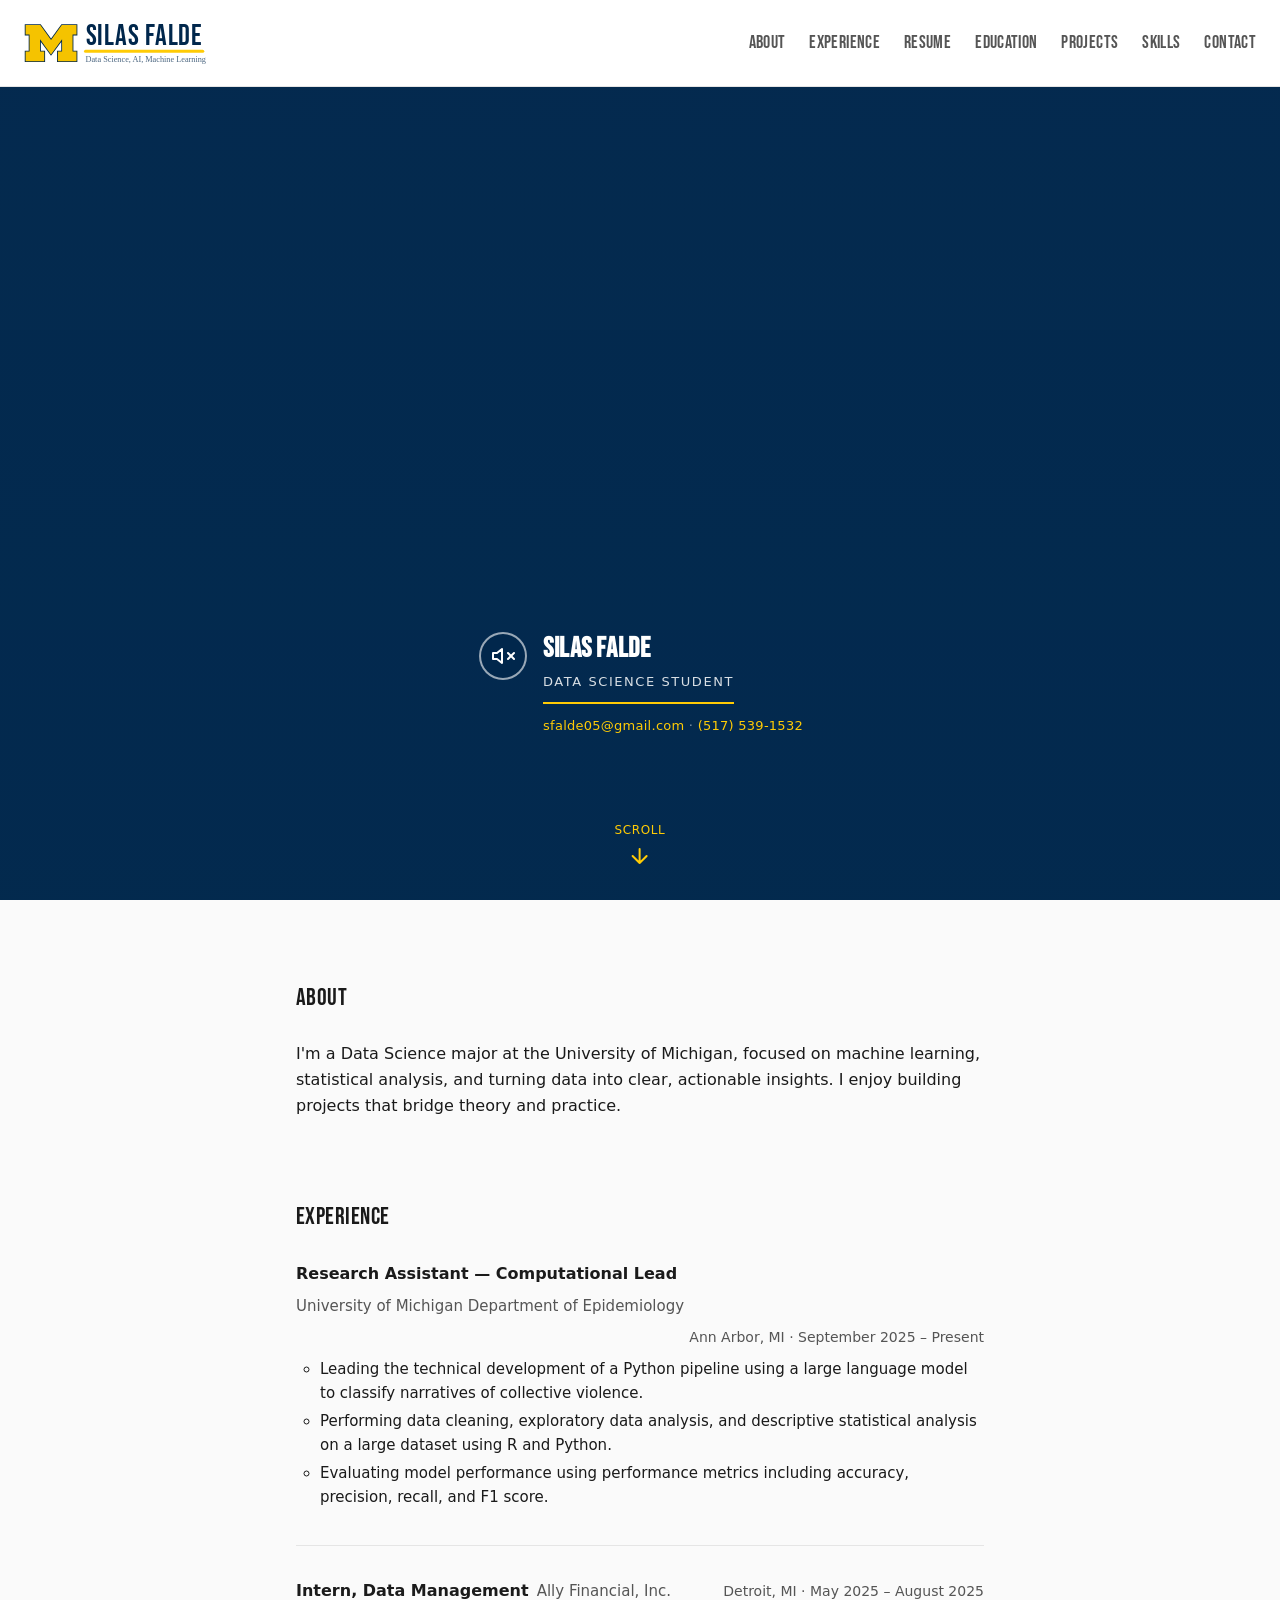
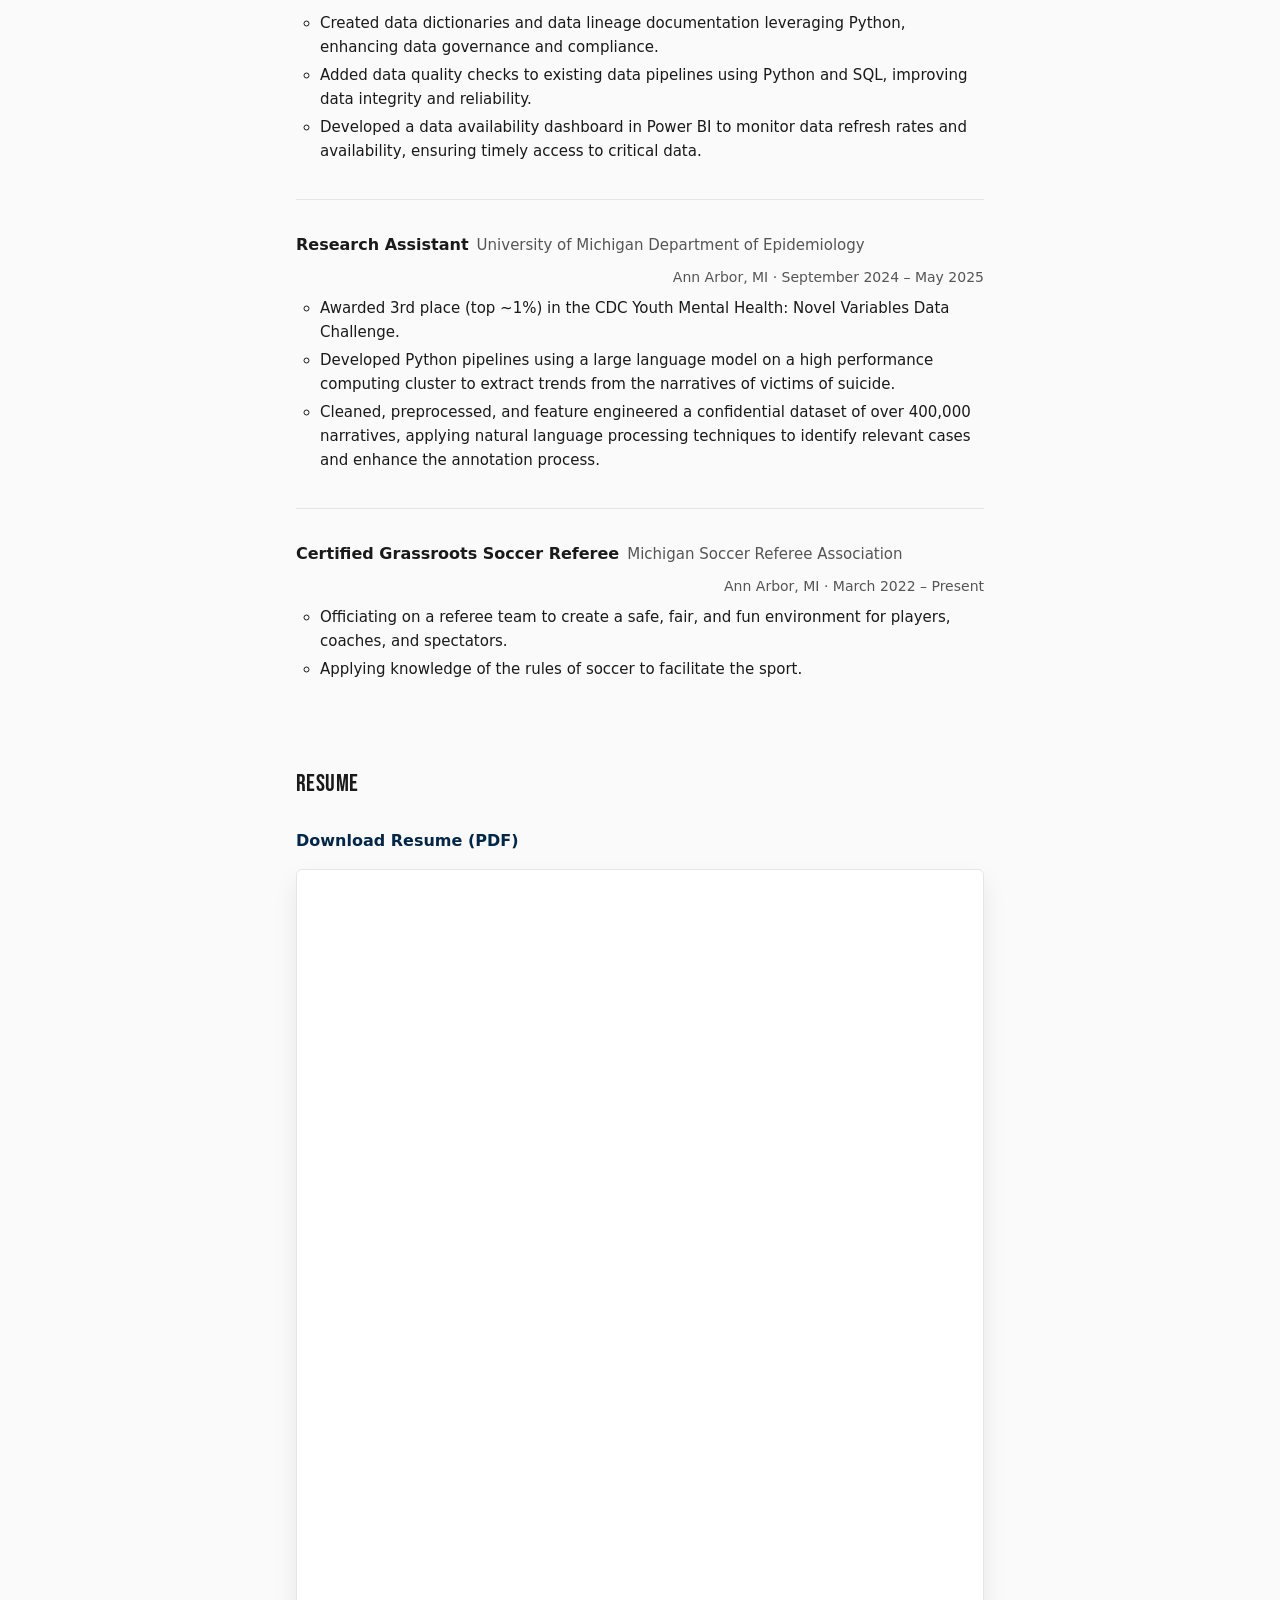
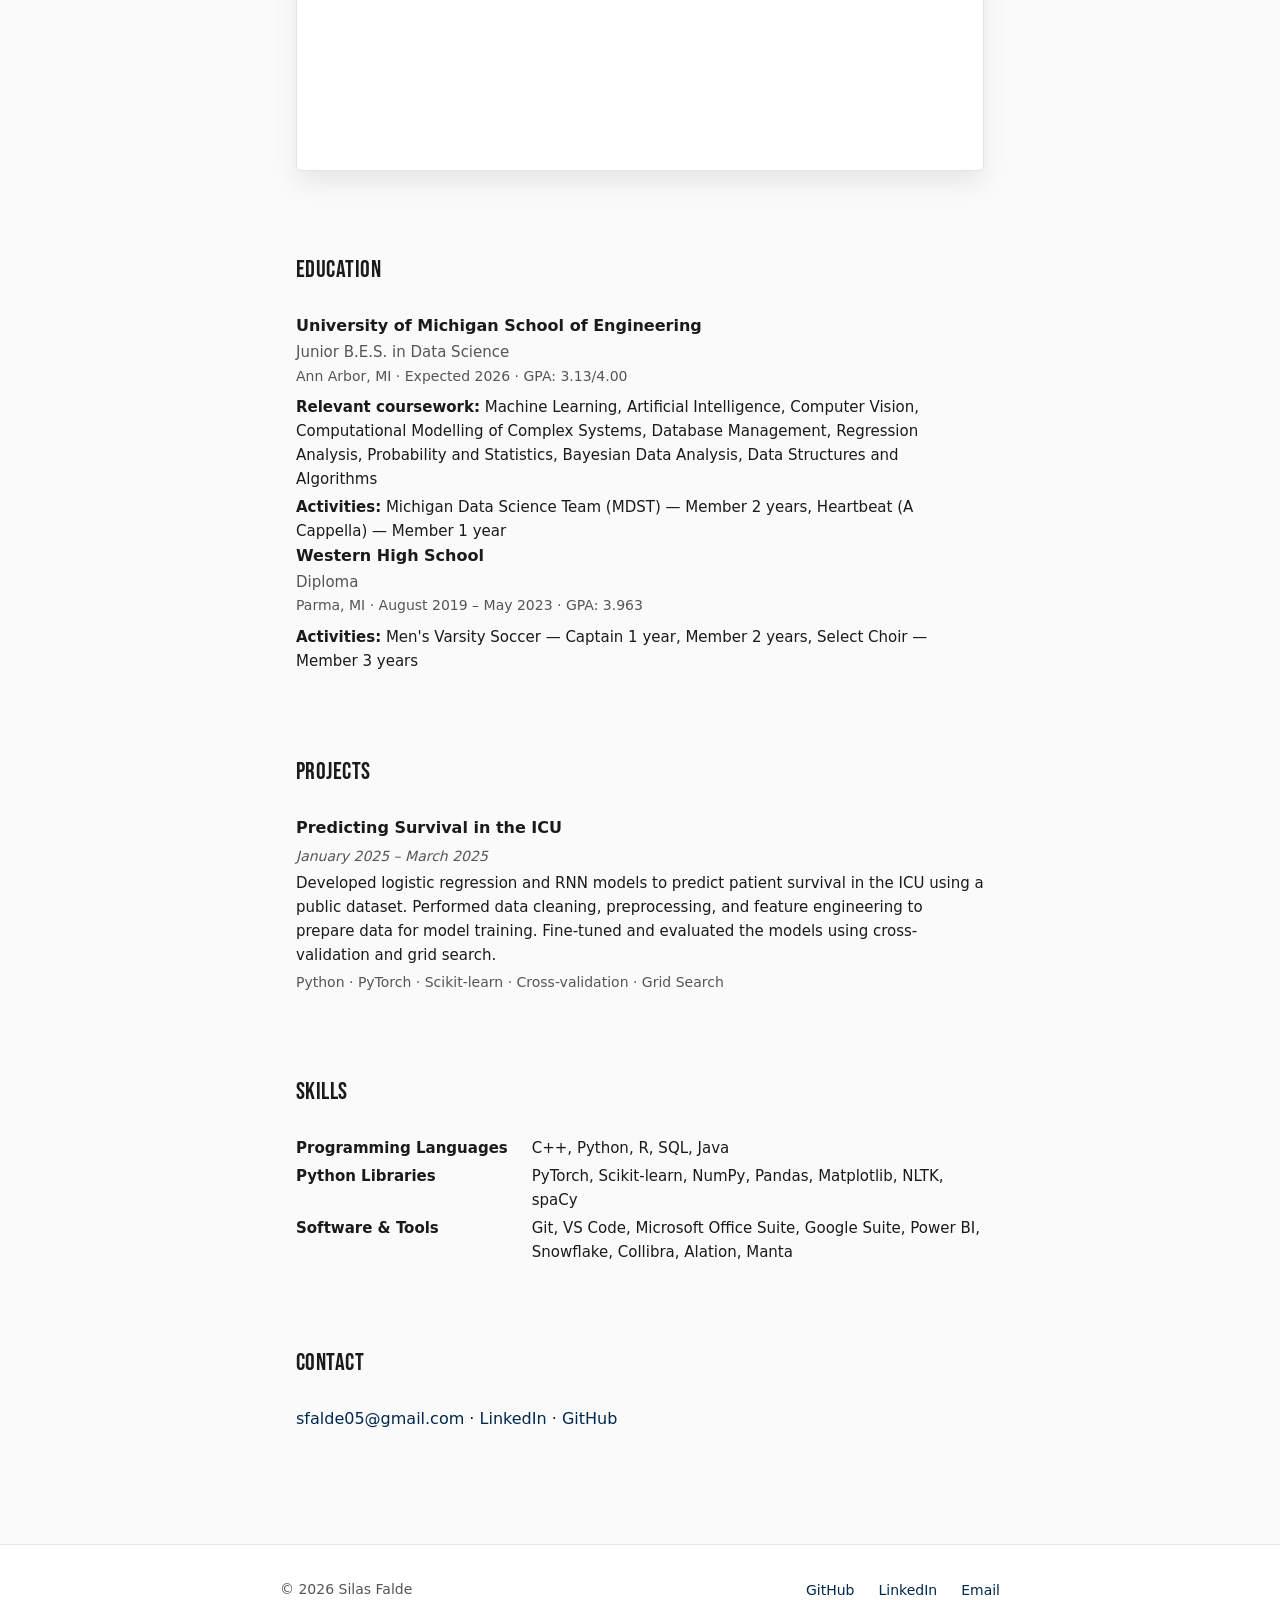
<file: index.html>
<!doctype html>
<html lang="en">
  <head>
    <meta charset="UTF-8" />
    <meta name="viewport" content="width=device-width, initial-scale=1.0" />
    <meta name="description" content="Resume and portfolio of Silas Falde — Data Science major at the University of Michigan." />
    <title>Silas Falde — Data Science</title>
    <link rel="preconnect" href="https://fonts.googleapis.com" />
    <link rel="preconnect" href="https://fonts.gstatic.com" crossorigin />
    <link href="https://fonts.googleapis.com/css2?family=Bebas+Neue&display=swap" rel="stylesheet" />
    <link rel="stylesheet" href="css/variables.css" />
    <link rel="stylesheet" href="css/layout.css" />
    <link rel="stylesheet" href="css/hero.css" />
    <link rel="stylesheet" href="css/sections.css" />
    <link rel="stylesheet" href="css/responsive.css" />
  </head>
  <body id="top">
    <header class="header">
      <a href="/" class="header__brand" aria-label="Silas Falde">
        <svg class="header__logo" xmlns="http://www.w3.org/2000/svg" viewBox="0 0 280 72" fill="none" height="54" aria-hidden="true">
          <defs>
            <linearGradient id="header-logo-maize" x1="0%" y1="0%" x2="100%" y2="100%">
              <stop offset="0%" stop-color="#FFD54F"/>
              <stop offset="50%" stop-color="#FFCB05"/>
              <stop offset="100%" stop-color="#E6B800"/>
            </linearGradient>
          </defs>
          <g transform="translate(36,36) scale(0.24) translate(-147,-106)">
            <g transform="matrix(1.25 0 0 -1.25 -123.87 786.33)">
              <g transform="matrix(2.5 0 0 2.5 -323.12 -814.35)">
                <path d="m234.43 576.97-18.42-25.467-18.389 25.467h-28.368v-20.011h7.027v-27.304h-7.027v-20.01h36.173v20.01h-7.495v15.67l17.982-24.726 18.207 24.747v-15.691h-7.495v-20.01h36.173v20.01h-7.027v27.304h7.027v20.011h-28.368z" fill="#00274c"/>
                <path d="m261.29 558.47v16.998h-26.092l-19.191-26.532-19.157 26.532h-26.092v-16.998h7.027v-30.317h-7.027v-16.998h33.161v16.998h-7.496v21.807l19.495-26.806 19.707 26.785v-21.786h-7.495v-16.998h33.16v16.998h-7.027v30.317h7.027" fill="#f5c300"/>
              </g>
            </g>
          </g>
          <g transform="translate(82, 42)">
            <text id="logo-name" x="0" y="-16" font-family="'Bebas Neue', Impact, sans-serif" font-size="38" font-weight="400" fill="#00274c" text-anchor="start" dominant-baseline="middle" letter-spacing="1">Silas Falde</text>
            <line class="header__logo-line" x1="0" y1="5" x2="200" y2="5" stroke="#ffcb05" stroke-width="4" stroke-linecap="round" />
            <text x="0" y="17" font-family="Georgia, 'Times New Roman', serif" font-size="11" font-weight="400" fill="#00274c" opacity="0.7" text-anchor="start" dominant-baseline="middle">Data Science, AI, Machine Learning</text>
          </g>
        </svg>
      </a>
      <button type="button" class="header__menu-btn" id="header-menu-btn" aria-label="Open menu" aria-expanded="false" aria-controls="header-nav">
        <span class="header__menu-icon" aria-hidden="true">
          <span class="header__menu-bar"></span>
          <span class="header__menu-bar"></span>
          <span class="header__menu-bar"></span>
        </span>
      </button>
      <nav class="header__nav" id="header-nav" aria-label="Main">
        <ul class="header__list">
          <li><a href="#about" class="header__link">About</a></li>
          <li><a href="#experience" class="header__link">Experience</a></li>
          <li><a href="#resume" class="header__link">Resume</a></li>
          <li><a href="#education" class="header__link">Education</a></li>
          <li><a href="#projects" class="header__link">Projects</a></li>
          <li><a href="#skills" class="header__link">Skills</a></li>
          <li><a href="#contact" class="header__link">Contact</a></li>
        </ul>
      </nav>
    </header>

    <main class="main">
      <article>
        <header class="hero">
          <div class="hero__video-wrap">
            <div id="hero-video-player" class="hero__video"></div>
          </div>
          <div class="hero__overlay" aria-hidden="true"></div>
          <div class="hero__signature-row">
            <div class="hero__mute-btn-wrap" style="margin-left: 10px;">
              <button type="button" class="hero__mute-btn" id="hero-mute-btn" aria-label="Unmute video" aria-pressed="false" title="Unmute video">
                <svg class="hero__mute-icon hero__mute-icon--muted" xmlns="http://www.w3.org/2000/svg" width="24" height="24" viewBox="0 0 24 24" fill="none" stroke="currentColor" stroke-width="2" stroke-linecap="round" stroke-linejoin="round" aria-hidden="true">
                  <polygon points="11 5 6 9 2 9 2 15 6 15 11 19 11 5"/>
                  <line x1="23" y1="9" x2="17" y2="15"/>
                  <line x1="17" y1="9" x2="23" y2="15"/>
                </svg>
                <svg class="hero__mute-icon hero__mute-icon--unmuted" xmlns="http://www.w3.org/2000/svg" width="24" height="24" viewBox="0 0 24 24" fill="none" stroke="currentColor" stroke-width="2" stroke-linecap="round" stroke-linejoin="round" aria-hidden="true">
                  <polygon points="11 5 6 9 2 9 2 15 6 15 11 19 11 5"/>
                  <path d="M19.07 4.93a10 10 0 0 1 0 14.14M15.54 8.46a5 5 0 0 1 0 7.07"/>
                </svg>
              </button>
            </div>
            <div class="hero__signature">
              <h1 class="hero__name">Silas Falde</h1>
              <div class="hero__title-line-wrap">
                <p class="hero__title">Data Science Student</p>
                <div class="hero__signature-line" aria-hidden="true"></div>
              </div>
              <p class="hero__contact">
                <a href="mailto:sfalde05@gmail.com" class="hero__contact-link">sfalde05@gmail.com</a>
                <span class="hero__contact-sep"> · </span>
                <a href="tel:5175391532" class="hero__contact-link">(517) 539-1532</a>
              </p>
            </div>
          </div>
        </header>

        <div class="sections-wrap">
          <section id="about" class="section">
            <h2 class="section__title">About</h2>
            <p class="section__text">I'm a Data Science major at the University of Michigan, focused on machine learning, statistical analysis, and turning data into clear, actionable insights. I enjoy building projects that bridge theory and practice.</p>
          </section>

          <section id="experience" class="section">
            <h2 class="section__title">Experience</h2>
            <ul class="timeline">
              <li class="timeline__item">
                <div class="timeline__header">
                  <strong class="timeline__role">Research Assistant — Computational Lead</strong>
                  <span class="timeline__org">University of Michigan Department of Epidemiology</span>
                  <span class="timeline__meta">Ann Arbor, MI · September 2025 – Present</span>
                </div>
                <ul class="timeline__bullets">
                  <li>Leading the technical development of a Python pipeline using a large language model to classify narratives of collective violence.</li>
                  <li>Performing data cleaning, exploratory data analysis, and descriptive statistical analysis on a large dataset using R and Python.</li>
                  <li>Evaluating model performance using performance metrics including accuracy, precision, recall, and F1 score.</li>
                </ul>
              </li>
              <li class="timeline__item">
                <div class="timeline__header">
                  <strong class="timeline__role">Intern, Data Management</strong>
                  <span class="timeline__org">Ally Financial, Inc.</span>
                  <span class="timeline__meta">Detroit, MI · May 2025 – August 2025</span>
                </div>
                <ul class="timeline__bullets">
                  <li>Created data dictionaries and data lineage documentation leveraging Python, enhancing data governance and compliance.</li>
                  <li>Added data quality checks to existing data pipelines using Python and SQL, improving data integrity and reliability.</li>
                  <li>Developed a data availability dashboard in Power BI to monitor data refresh rates and availability, ensuring timely access to critical data.</li>
                </ul>
              </li>
              <li class="timeline__item">
                <div class="timeline__header">
                  <strong class="timeline__role">Research Assistant</strong>
                  <span class="timeline__org">University of Michigan Department of Epidemiology</span>
                  <span class="timeline__meta">Ann Arbor, MI · September 2024 – May 2025</span>
                </div>
                <ul class="timeline__bullets">
                  <li>Awarded 3rd place (top ~1%) in the CDC Youth Mental Health: Novel Variables Data Challenge.</li>
                  <li>Developed Python pipelines using a large language model on a high performance computing cluster to extract trends from the narratives of victims of suicide.</li>
                  <li>Cleaned, preprocessed, and feature engineered a confidential dataset of over 400,000 narratives, applying natural language processing techniques to identify relevant cases and enhance the annotation process.</li>
                </ul>
              </li>
              <li class="timeline__item">
                <div class="timeline__header">
                  <strong class="timeline__role">Certified Grassroots Soccer Referee</strong>
                  <span class="timeline__org">Michigan Soccer Referee Association</span>
                  <span class="timeline__meta">Ann Arbor, MI · March 2022 – Present</span>
                </div>
                <ul class="timeline__bullets">
                  <li>Officiating on a referee team to create a safe, fair, and fun environment for players, coaches, and spectators.</li>
                  <li>Applying knowledge of the rules of soccer to facilitate the sport.</li>
                </ul>
              </li>
            </ul>
          </section>

          <section id="resume" class="section">
            <h2 class="section__title">Resume</h2>
            <p class="section__text">
              <a href="/assets/resume.pdf" class="resume__download-link" target="_blank" rel="noopener noreferrer" download>
                Download Resume (PDF)
              </a>
            </p>
            <div class="resume__embed">
              <iframe
                title="Silas Falde Resume"
                src="/assets/resume.pdf"
                loading="lazy"
              ></iframe>
            </div>
          </section>

          <section id="education" class="section">
            <h2 class="section__title">Education</h2>
            <div class="edu">
              <div class="edu__header">
                <strong class="edu__school">University of Michigan School of Engineering</strong>
                <span class="edu__degree">Junior B.E.S. in Data Science</span>
                <span class="edu__meta">Ann Arbor, MI · Expected 2026 · GPA: 3.13/4.00</span>
              </div>
              <p class="edu__coursework">
                <strong>Relevant coursework:</strong> Machine Learning, Artificial Intelligence, Computer Vision, Computational Modelling of Complex Systems, Database Management, Regression Analysis, Probability and Statistics, Bayesian Data Analysis, Data Structures and Algorithms
              </p>
              <p class="edu__activities">
                <strong>Activities:</strong> Michigan Data Science Team (MDST) — Member 2 years, Heartbeat (A Cappella) — Member 1 year
              </p>
            </div>
            <div class="edu">
              <div class="edu__header">
                <strong class="edu__school">Western High School</strong>
                <span class="edu__degree">Diploma</span>
                <span class="edu__meta">Parma, MI · August 2019 – May 2023 · GPA: 3.963</span>
              </div>
              <p class="edu__activities">
                <strong>Activities:</strong> Men's Varsity Soccer — Captain 1 year, Member 2 years, Select Choir — Member 3 years
              </p>
            </div>
          </section>

          <section id="projects" class="section">
            <h2 class="section__title">Projects</h2>
            <ul class="projects">
              <li class="projects__item">
                <strong class="projects__name">Predicting Survival in the ICU</strong>
                <p class="projects__meta">January 2025 – March 2025</p>
                <p class="projects__desc">Developed logistic regression and RNN models to predict patient survival in the ICU using a public dataset. Performed data cleaning, preprocessing, and feature engineering to prepare data for model training. Fine-tuned and evaluated the models using cross-validation and grid search.</p>
                <p class="projects__tech">Python · PyTorch · Scikit-learn · Cross-validation · Grid Search</p>
              </li>
            </ul>
          </section>

          <section id="skills" class="section">
            <h2 class="section__title">Skills</h2>
            <dl class="skills">
              <dt class="skills__cat">Programming Languages</dt>
              <dd class="skills__list">C++, Python, R, SQL, Java</dd>
              <dt class="skills__cat">Python Libraries</dt>
              <dd class="skills__list">PyTorch, Scikit-learn, NumPy, Pandas, Matplotlib, NLTK, spaCy</dd>
              <dt class="skills__cat">Software &amp; Tools</dt>
              <dd class="skills__list">Git, VS Code, Microsoft Office Suite, Google Suite, Power BI, Snowflake, Collibra, Alation, Manta</dd>
            </dl>
          </section>

          <section id="contact" class="section">
            <h2 class="section__title">Contact</h2>
            <p class="section__text">
              <a href="mailto:sfalde05@gmail.com">sfalde05@gmail.com</a>
              · <a href="https://www.linkedin.com/in/silas-falde-25945b216" target="_blank" rel="noopener noreferrer">LinkedIn</a>
              · <a href="https://github.com/silasfalde" target="_blank" rel="noopener noreferrer">GitHub</a>
            </p>
          </section>
        </div>
      </article>
    </main>

    <footer id="bottom" class="footer">
      <div class="footer__inner">
        <p class="footer__copyright">© <span id="footer-year"></span> Silas Falde</p>
        <ul class="footer__links">
          <li><a href="https://github.com/silasfalde" class="footer__link" target="_blank" rel="noopener noreferrer">GitHub</a></li>
          <li><a href="https://www.linkedin.com/in/silas-falde-25945b216" class="footer__link" target="_blank" rel="noopener noreferrer">LinkedIn</a></li>
          <li><a href="mailto:sfalde05@gmail.com" class="footer__link" target="_blank" rel="noopener noreferrer">Email</a></li>
        </ul>
      </div>
    </footer>

    <a id="scroll-indicator" href="#about" class="scroll-indicator" aria-label="Scroll to next section">
      <span class="scroll-indicator__label">Scroll</span>
      <svg class="scroll-indicator__arrow" xmlns="http://www.w3.org/2000/svg" width="24" height="24" viewBox="0 0 24 24" fill="none" stroke="currentColor" stroke-width="2" stroke-linecap="round" stroke-linejoin="round" aria-hidden="true">
        <path d="M12 5v14M19 12l-7 7-7-7" />
      </svg>
    </a>

    <script src="js/main.js"></script>
    <script src="js/logo.js"></script>
    <script src="js/nav.js"></script>
    <script src="js/menu.js"></script>
    <script src="js/video.js"></script>
    <script src="https://www.youtube.com/iframe_api"></script>
  </body>
</html>
</file>
<file: css/variables.css>
/**
 * Design tokens and base reset.
 * Load first; other CSS depends on these variables.
 */

:root {
  --color-bg: #fafafa;
  --color-surface: #ffffff;
  --color-text: #1a1a1a;
  --color-text-muted: #555;
  --color-accent: #00274c;
  --color-border: #e5e5e5;
  --font-sans: 'Inter', system-ui, -apple-system, sans-serif;
  --space-xs: 0.25rem;
  --space-sm: 0.5rem;
  --space-md: 1rem;
  --space-lg: 1.5rem;
  --space-xl: 2rem;
  --space-2xl: 3rem;
  --space-3xl: 4rem;
  --max-width: 720px;
  --radius: 6px;
  --header-height: 5.5rem;
}

*,
*::before,
*::after {
  box-sizing: border-box;
}

html {
  scroll-behavior: smooth;
  min-height: 100%;
}

html,
body {
  min-height: 100vh;
}

body {
  margin: 0;
  font-family: var(--font-sans);
  font-size: 1rem;
  line-height: 1.6;
  color: var(--color-text);
  background: var(--color-bg);
  display: flex;
  flex-direction: column;
  min-height: 100vh;
}

section[id] {
  scroll-margin-top: var(--header-height);
}

#bottom {
  scroll-margin-top: var(--header-height);
}
</file>
<file: css/layout.css>
/**
 * Page layout: main, header, footer, section shell, scroll indicator.
 */

.main {
  width: 100%;
  max-width: var(--max-width);
  margin: 0 auto;
  padding: var(--space-xl) var(--space-md);
  padding-bottom: var(--space-3xl);
  position: relative;
  flex: 1 0 auto;
  z-index: 1;
  background: var(--color-bg);
}

.main::before {
  content: '';
  position: absolute;
  z-index: -1;
  top: 0;
  bottom: 0;
  left: 50%;
  margin-left: -50vw;
  width: 100vw;
  background: var(--color-bg);
}

/* Header */
.header {
  position: sticky;
  top: 0;
  z-index: 10;
  display: flex;
  align-items: center;
  justify-content: space-between;
  padding: var(--space-md) var(--space-lg);
  background: var(--color-surface);
  border-bottom: 1px solid var(--color-border);
}

.header__brand {
  display: flex;
  align-items: center;
  text-decoration: none;
}

.header__brand:hover {
  opacity: 0.9;
}

.header__logo {
  display: block;
  height: 54px;
  width: auto;
}

.header__logo-line {
  opacity: 0;
  transition: opacity 0.2s ease;
}

body.hero-in-view .header__brand .header__logo-line,
.header__brand.hero-in-view .header__logo-line {
  opacity: 1 !important;
}

/* Hamburger: hidden on desktop, shown only in responsive.css at 768px */
.header__menu-btn {
  display: none;
}

.header__nav {
  display: flex;
  align-items: center;
}

.header__list {
  display: flex;
  flex-wrap: wrap;
  gap: var(--space-sm) var(--space-lg);
  margin: 0;
  padding: 0;
  list-style: none;
}

.header__link {
  font-family: 'Bebas Neue', Impact, sans-serif;
  font-size: 1.125rem;
  letter-spacing: 0.02em;
  color: var(--color-text-muted);
  text-decoration: none;
}

.header__link:hover {
  color: var(--color-accent);
}

.header__link.active {
  color: #00274c;
  text-decoration: none;
  border-bottom: 3px solid #ffcb05;
}

/* Footer */
.footer {
  margin-top: auto;
  padding: var(--space-xl) var(--space-lg);
  padding-bottom: calc(var(--space-xl) + 30px);
  background: var(--color-surface);
  border-top: 1px solid var(--color-border);
  position: relative;
  z-index: 5;
}

.footer__inner {
  max-width: var(--max-width);
  margin: 0 auto;
  display: flex;
  flex-wrap: wrap;
  align-items: center;
  justify-content: space-between;
  gap: var(--space-md);
}

.footer__copyright {
  margin: 0;
  font-size: 0.875rem;
  color: var(--color-text-muted);
}

.footer__links {
  display: flex;
  gap: var(--space-lg);
  margin: 0;
  padding: 0;
  list-style: none;
}

.footer__link {
  font-size: 0.875rem;
  color: var(--color-accent);
  text-decoration: none;
}

.footer__link:hover {
  text-decoration: underline;
}

/* Section shell */
.section {
  display: flex;
  flex-direction: column;
  margin-bottom: var(--space-2xl);
}

.section__title {
  font-family: 'Bebas Neue', Impact, sans-serif;
  margin: 0 0 var(--space-lg);
  padding-top: var(--space-xl);
  font-size: 1.5rem;
  font-weight: 400;
  color: var(--color-text);
  letter-spacing: 0.02em;
}

/* Scroll indicator */
.scroll-indicator {
  position: fixed;
  bottom: var(--space-lg);
  left: 50%;
  transform: translateX(-50%);
  display: flex;
  flex-direction: column;
  align-items: center;
  gap: 0.25rem;
  padding: var(--space-sm);
  color: var(--color-text-muted);
  font-size: 0.75rem;
  font-weight: 500;
  letter-spacing: 0.05em;
  text-transform: uppercase;
  text-decoration: none;
  opacity: 0;
  pointer-events: none;
  transition: opacity 0.2s ease;
  z-index: 5;
}

.scroll-indicator--visible {
  opacity: 1;
  pointer-events: auto;
}

.scroll-indicator:hover {
  color: var(--color-accent);
}

.scroll-indicator--hero {
  color: #ffcb05;
}

.scroll-indicator--hero .scroll-indicator__arrow {
  color: #ffcb05;
}

.scroll-indicator--hero:hover {
  color: #ffd54f;
}

.scroll-indicator__arrow {
  animation: scroll-indicator-bounce 1.5s ease-in-out infinite;
}

@keyframes scroll-indicator-bounce {
  0%, 100% { transform: translateY(0); }
  50% { transform: translateY(4px); }
}
</file>
<file: css/hero.css>
/**
 * Hero section: video background, overlay, signature, mute button.
 */

.hero {
  display: flex;
  flex-direction: column;
  justify-content: flex-end;
  align-items: center;
  text-align: center;
  min-height: calc(100vh - var(--header-height));
  padding: var(--space-2xl) var(--space-md);
  padding-left: var(--space-sm);
  padding-bottom: 18vh;
  margin-top: calc(-1 * var(--space-xl));
  width: 100vw;
  position: relative;
  left: 50%;
  right: 50%;
  margin-left: -50vw;
  margin-right: -50vw;
  margin-bottom: var(--space-2xl);
  overflow: hidden;
  color: #f5f5f5;
}

.hero__video-wrap {
  position: fixed;
  top: 0;
  left: 0;
  right: 0;
  bottom: 0;
  z-index: 0;
  overflow: hidden;
  pointer-events: none;
  background: rgba(0, 39, 76, 0.92);
  transition: opacity 0.3s ease, visibility 0.3s ease;
}

.hero__video {
  position: absolute;
  top: 50%;
  left: 50%;
  width: 100vw;
  height: calc(100vw * 9 / 16);
  min-width: calc(100vh * 16 / 9);
  min-height: 100vh;
  transform: translate(-50%, -50%);
  pointer-events: none;
  border: none;
}

#hero-video-player {
  position: absolute !important;
  top: 50% !important;
  left: 50% !important;
  width: 100vw !important;
  height: calc(100vw * 9 / 16) !important;
  min-width: calc(100vh * 16 / 9) !important;
  min-height: 100vh !important;
  transform: translate(-50%, -50%) !important;
  pointer-events: none !important;
  border: none !important;
}

.hero__overlay {
  position: fixed;
  top: 0;
  left: 0;
  right: 0;
  bottom: 0;
  z-index: 1;
  pointer-events: none;
  background: linear-gradient(rgba(0, 39, 76, 0.78), rgba(0, 39, 76, 0.84));
  transition: opacity 0.3s ease, visibility 0.3s ease;
}

.sections-wrap {
  position: relative;
  z-index: 2;
  background: var(--color-bg);
  width: 100vw;
  margin-left: calc(-50vw + 50%);
  padding-left: calc(50vw - 50%);
  padding-right: calc(50vw - 50%);
}

.hero__signature-row {
  position: relative;
  z-index: 2;
  display: flex;
  align-items: flex-end;
  gap: var(--space-md);
  flex-wrap: wrap;
}

.hero__signature {
  text-align: left;
  max-width: 320px;
}

.hero__name {
  margin: 0 0 0.2em 0;
  font-size: 1.75rem;
  font-weight: 700;
  letter-spacing: 0.02em;
  color: #ffffff;
  font-family: 'Bebas Neue', Impact, sans-serif;
  transform: translateY(10px);
}

.hero__title-line-wrap {
  display: inline-block;
}

.hero__title {
  margin: 0 0 0.75em;
  font-size: 0.8125rem;
  font-weight: 500;
  letter-spacing: 0.12em;
  text-transform: uppercase;
  color: rgba(255, 255, 255, 0.85);
}

.hero__signature-line {
  width: 100%;
  height: 2px;
  background: #ffcb05;
  margin: 0 0 0.75em;
}

.hero__contact {
  margin: 0;
  font-size: 0.8125rem;
  color: rgba(255, 255, 255, 0.9);
  letter-spacing: 0.02em;
}

.hero__contact-link {
  color: #ffcb05;
  text-decoration: none;
}

.hero__contact-link:hover {
  color: #ffd54f;
  text-decoration: underline;
}

.hero__contact-sep {
  color: rgba(255, 255, 255, 0.5);
  font-weight: 300;
}

/* Mute button */
.hero__mute-btn {
  display: flex;
  align-items: center;
  justify-content: center;
  width: 48px;
  height: 48px;
  padding: 0;
  margin-bottom: calc(var(--space-3xl) * 1.125 - 5px);
  border: 2px solid rgba(255, 255, 255, 0.6);
  border-radius: 50%;
  background: rgba(0, 39, 76, 0.6);
  color: #fff;
  cursor: pointer;
  transition: background 0.2s ease, border-color 0.2s ease, color 0.2s ease;
  transform: translateY(10px);
}

.hero__mute-btn:hover {
  background: rgba(0, 39, 76, 0.85);
  border-color: #ffcb05;
  color: #ffcb05;
}

.hero__mute-icon--unmuted {
  display: none;
}

.hero__mute-btn[aria-pressed="true"] .hero__mute-icon--muted {
  display: none;
}

.hero__mute-btn[aria-pressed="true"] .hero__mute-icon--unmuted {
  display: block;
}
</file>
<file: css/sections.css>
/**
 * Content sections: About, Experience (timeline), Education, Projects, Skills.
 */

.section__text {
  margin: 0;
  color: var(--color-text);
}

.section__text a {
  color: var(--color-accent);
  text-decoration: none;
}

.section__text a:hover {
  text-decoration: underline;
}

.resume__download-link {
  display: inline-flex;
  align-items: center;
  gap: var(--space-xs);
  font-weight: 600;
}

.resume__embed {
  margin-top: var(--space-md);
  border: 1px solid var(--color-border);
  border-radius: var(--radius);
  overflow: hidden;
  background: var(--color-surface);
  box-shadow: 0 12px 24px rgba(0, 0, 0, 0.08);
}

.resume__embed iframe {
  display: block;
  width: 100%;
  height: 900px;
  border: 0;
}

/* Timeline (Experience) */
.timeline {
  list-style: none;
  margin: 0;
  padding: 0;
}

.timeline__item {
  margin-bottom: var(--space-xl);
  padding-bottom: var(--space-xl);
  border-bottom: 1px solid var(--color-border);
}

.timeline__item:last-child {
  margin-bottom: 0;
  padding-bottom: 0;
  border-bottom: 0;
}

.timeline__header {
  display: flex;
  flex-wrap: wrap;
  align-items: baseline;
  gap: var(--space-sm);
  margin-bottom: var(--space-sm);
}

.timeline__role {
  font-size: 1rem;
}

.timeline__org {
  color: var(--color-text-muted);
  font-size: 0.9375rem;
}

.timeline__meta {
  margin-left: auto;
  font-size: 0.875rem;
  color: var(--color-text-muted);
}

.timeline__bullets {
  margin: 0;
  padding-left: var(--space-lg);
  font-size: 0.9375rem;
  color: var(--color-text);
}

.timeline__bullets li {
  margin-bottom: var(--space-xs);
}

/* Education */
.edu__header {
  margin-bottom: var(--space-sm);
}

.edu__school {
  display: block;
  font-size: 1rem;
}

.edu__degree {
  color: var(--color-text-muted);
  font-size: 0.9375rem;
}

.edu__meta {
  display: block;
  font-size: 0.875rem;
  color: var(--color-text-muted);
}

.edu__coursework {
  margin: 0;
  font-size: 0.9375rem;
  color: var(--color-text);
}

.edu__activities {
  margin: var(--space-xs) 0 0;
  font-size: 0.9375rem;
  color: var(--color-text);
}

/* Projects */
.projects {
  list-style: none;
  margin: 0;
  padding: 0;
}

.projects__item {
  margin-bottom: var(--space-lg);
  padding-bottom: var(--space-lg);
  border-bottom: 1px solid var(--color-border);
}

.projects__item:last-child {
  margin-bottom: 0;
  padding-bottom: 0;
  border-bottom: 0;
}

.projects__name {
  font-weight: 600;
  font-size: 1rem;
  color: var(--color-text);
  text-decoration: none;
}

.projects__name:hover {
  text-decoration: underline;
}

.projects__meta {
  margin: var(--space-xs) 0 0;
  font-size: 0.875rem;
  color: var(--color-text-muted);
  font-style: italic;
}

.projects__desc {
  margin: var(--space-xs) 0 0;
  font-size: 0.9375rem;
  color: var(--color-text);
}

.projects__tech {
  margin: var(--space-xs) 0 0;
  font-size: 0.875rem;
  color: var(--color-text-muted);
}

/* Skills */
.skills {
  display: grid;
  grid-template-columns: auto 1fr;
  gap: var(--space-xs) var(--space-lg);
  margin: 0;
}

.skills__cat {
  font-weight: 600;
  font-size: 0.9375rem;
  color: var(--color-text);
}

.skills__list {
  margin: 0;
  font-size: 0.9375rem;
  color: var(--color-text);
}
</file>
<file: css/responsive.css>
/**
 * Responsive layout: mobile-first adjustments.
 * Breakpoints: 768px (tablet), 480px (phone).
 */

/* Prevent horizontal scroll from 100vw */
html {
  overflow-x: hidden;
}

body {
  overflow-x: hidden;
}

/* Tablet and below: larger base text */
@media (max-width: 768px) {
  html {
    font-size: 18px;
  }

  :root {
    --header-height: 4.5rem;
  }

  .main {
    padding: var(--space-2xl) var(--space-lg);
    padding-bottom: var(--space-3xl);
  }

  .header {
    padding: var(--space-md) var(--space-lg);
    position: relative;
  }

  /* Hamburger button */
  .header__menu-btn {
    display: none;
    align-items: center;
    justify-content: center;
    width: 44px;
    height: 44px;
    padding: 0;
    border: none;
    background: transparent;
    cursor: pointer;
    color: var(--color-text);
  }

  .header__menu-btn:hover {
    color: var(--color-accent);
  }

  .header__menu-icon {
    display: flex;
    flex-direction: column;
    justify-content: center;
    gap: 5px;
    width: 24px;
  }

  .header__menu-bar {
    display: block;
    width: 100%;
    height: 3px;
    background: currentColor;
    border-radius: 2px;
    transition: transform 0.2s ease, opacity 0.2s ease;
  }

  .header--menu-open .header__menu-bar:nth-child(1) {
    transform: translateY(8px) rotate(45deg);
  }

  .header--menu-open .header__menu-bar:nth-child(2) {
    opacity: 0;
  }

  .header--menu-open .header__menu-bar:nth-child(3) {
    transform: translateY(-8px) rotate(-45deg);
  }

  /* Mobile nav: slide-down panel below header */
  .header__nav {
    display: flex;
    position: absolute;
    top: 100%;
    left: 0;
    right: 0;
    flex-direction: column;
    background: var(--color-surface);
    border-bottom: 1px solid var(--color-border);
    padding: var(--space-md) var(--space-lg);
    padding-bottom: var(--space-xl);
    box-shadow: 0 8px 16px rgba(0, 0, 0, 0.08);
  }

  .header--menu-open .header__nav {
    display: flex;
  }

  body:has(.header--menu-open) {
    overflow: hidden;
  }

  .header__list {
    flex-direction: column;
    align-items: center;
    gap: var(--space-xs);
  }

  .header__link {
    font-size: 1rem;
    padding: var(--space-md) var(--space-sm);
    min-height: 48px;
    display: inline-flex;
    align-items: center;
    justify-content: center;
    text-align: center;
    border-radius: var(--radius);
  }

  .header__link:hover {
    background: var(--color-border);
  }

  .header__logo {
    height: 60px;
  }

  .footer {
    padding: var(--space-2xl) var(--space-lg);
    padding-bottom: calc(var(--space-2xl) + 24px);
  }

  .footer__inner {
    flex-direction: column;
    align-items: flex-start;
    text-align: left;
    gap: var(--space-lg);
  }

  .section {
    min-height: auto;
    padding-bottom: var(--space-2xl);
    margin-bottom: var(--space-2xl);
  }

  .section__title {
    padding-top: var(--space-2xl);
    margin-bottom: var(--space-lg);
    font-size: 1.35rem;
  }

  .section__text {
    margin-top: 0;
    margin-bottom: 0;
  }

  .section__text + * {
    margin-top: var(--space-md);
  }

  .resume__embed iframe {
    height: 70vh;
  }

  .scroll-indicator {
    bottom: var(--space-sm);
    font-size: 0.7rem;
  }

  .scroll-indicator__arrow {
    width: 20px;
    height: 20px;
  }
}

/* Hero: tablet */
@media (max-width: 768px) {
  .hero {
    padding: var(--space-2xl) var(--space-lg);
    padding-bottom: 16vh;
    margin-bottom: var(--space-2xl);
  }

  .hero__signature-row {
    gap: var(--space-lg);
    justify-content: center;
  }

  .hero__signature {
    max-width: 100%;
    transform: translateY(-28px);
  }

  .hero__name {
    font-size: 1.5rem;
  }

  .hero__title {
    font-size: 0.75rem;
  }

  .hero__contact {
    font-size: 0.75rem;
  }

  .hero__mute-btn {
    width: 44px;
    height: 44px;
    margin-bottom: calc(var(--space-2xl) * 1.125 - 5px);
  }

  .hero__mute-btn-wrap {
    margin-left: 0 !important;
    transform: translateY(60px);
  }
}

/* Phone: slightly larger base text */
@media (max-width: 480px) {
  html {
    font-size: 19px;
  }

  :root {
    --header-height: 4rem;
  }

  .main {
    padding: var(--space-xl) var(--space-md);
    padding-bottom: var(--space-2xl);
  }

  .header {
    padding: var(--space-sm) var(--space-md);
  }

  .header__nav {
    padding: var(--space-md) var(--space-md);
    padding-bottom: var(--space-lg);
  }

  .header__logo {
    height: 54px;
  }

  .header__link {
    font-size: 0.9375rem;
    padding: var(--space-md);
  }

  .hero {
    padding: var(--space-xl) var(--space-md);
    padding-bottom: 14vh;
    margin-bottom: var(--space-xl);
  }

  .hero__signature-row {
    flex-direction: column;
    align-items: center;
    gap: var(--space-lg);
  }

  .hero__signature {
    text-align: center;
    max-width: 280px;
    transform: translateY(-28px);
  }

  .hero__name {
    font-size: 1.35rem;
  }

  .hero__title {
    font-size: 0.6875rem;
    letter-spacing: 0.1em;
  }

  .hero__contact {
    font-size: 0.6875rem;
  }

  .hero__mute-btn {
    width: 40px;
    height: 40px;
  }

  .hero__mute-btn svg {
    width: 20px;
    height: 20px;
  }

  .section {
    padding-bottom: var(--space-xl);
    margin-bottom: var(--space-xl);
  }

  .section__title {
    padding-top: var(--space-xl);
    margin-bottom: var(--space-md);
    font-size: 1.25rem;
  }

  .timeline__item {
    margin-bottom: var(--space-lg);
    padding-bottom: var(--space-lg);
  }

  .resume__embed iframe {
    height: 60vh;
  }

  .timeline__header {
    flex-direction: column;
    align-items: flex-start;
    gap: var(--space-sm);
    margin-bottom: var(--space-sm);
  }

  .timeline__meta {
    margin-left: 0;
  }

  .timeline__bullets {
    padding-left: var(--space-md);
  }

  .timeline__bullets li {
    margin-bottom: var(--space-sm);
  }

  .edu__header {
    display: flex;
    flex-direction: column;
    gap: var(--space-sm);
    margin-bottom: var(--space-sm);
  }

  .edu__coursework {
    margin-top: var(--space-sm);
  }

  .projects__item {
    margin-bottom: var(--space-md);
    padding-bottom: var(--space-md);
  }

  .projects__desc,
  .projects__tech {
    margin-top: var(--space-sm);
  }

  .skills {
    grid-template-columns: 1fr;
    gap: var(--space-sm) 0;
  }

  .skills__cat {
    padding-top: var(--space-md);
    padding-bottom: var(--space-xs);
    border-top: 1px solid var(--color-border);
  }

  .skills__cat:first-child {
    padding-top: 0;
    border-top: 0;
  }

  .skills__list {
    margin-top: 0;
  }

  .footer {
    padding: var(--space-xl) var(--space-md);
    padding-bottom: calc(var(--space-xl) + 24px);
  }

  .footer__inner {
    gap: var(--space-md);
  }
}

/* Large touch targets for interactive elements (mobile) */
@media (max-width: 768px) {
  .header__link {
    min-height: 44px;
    display: inline-flex;
    align-items: center;
  }

  .hero__mute-btn {
    min-width: 44px;
    min-height: 44px;
  }

  .scroll-indicator {
    min-height: 44px;
    min-width: 44px;
    justify-content: center;
    padding: var(--space-md);
  }

  .footer__link {
    padding: var(--space-xs) 0;
    min-height: 44px;
    display: inline-flex;
    align-items: center;
  }
}

/* Sections wrap: safe area on mobile (notch/home indicator) */
@supports (padding: max(0px)) {
  @media (max-width: 768px) {
    .sections-wrap {
      padding-left: max(var(--space-lg), env(safe-area-inset-left));
      padding-right: max(var(--space-lg), env(safe-area-inset-right));
    }

    .main {
      padding-left: max(var(--space-lg), env(safe-area-inset-left));
      padding-right: max(var(--space-lg), env(safe-area-inset-right));
    }

    .scroll-indicator {
      bottom: max(var(--space-sm), env(safe-area-inset-bottom));
    }
  }

  @media (max-width: 480px) {
    .main {
      padding-left: max(var(--space-md), env(safe-area-inset-left));
      padding-right: max(var(--space-md), env(safe-area-inset-right));
    }

    .sections-wrap {
      padding-left: max(var(--space-md), env(safe-area-inset-left));
      padding-right: max(var(--space-md), env(safe-area-inset-right));
    }
  }
}
</file>
